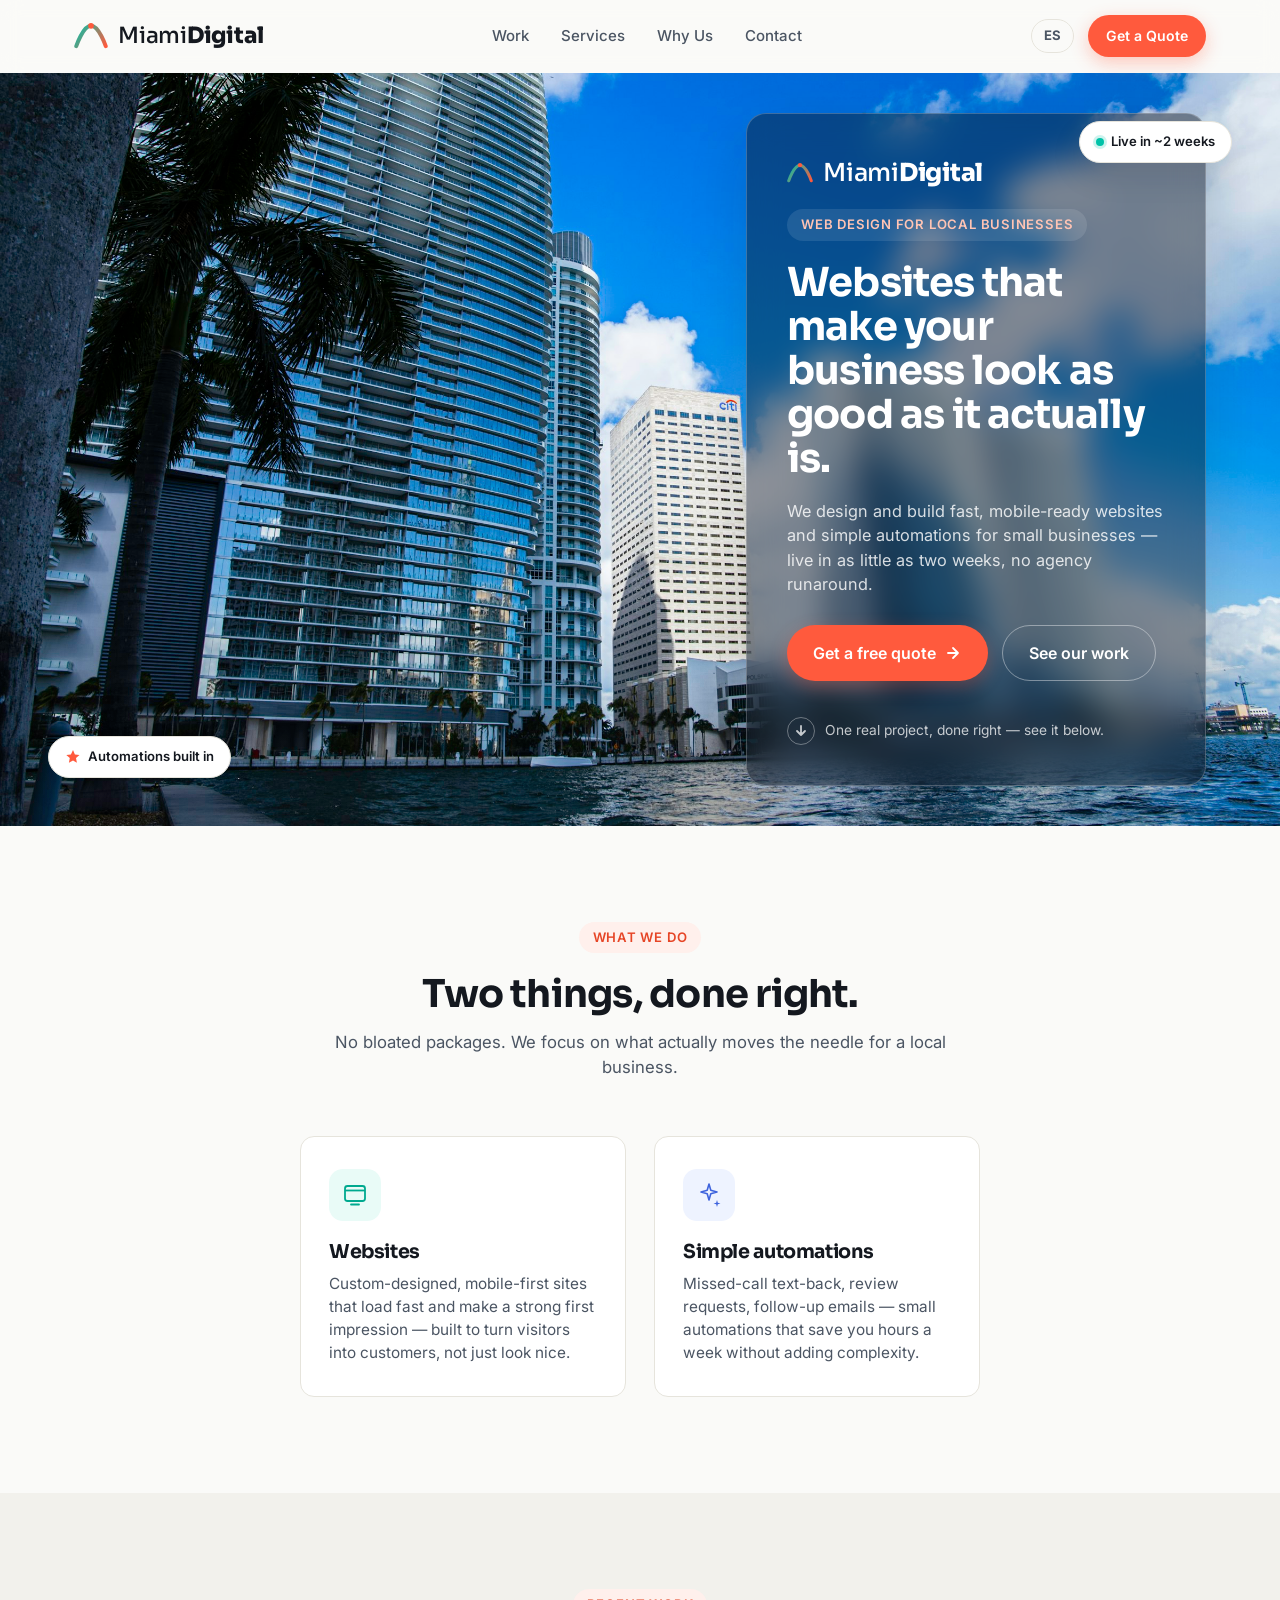
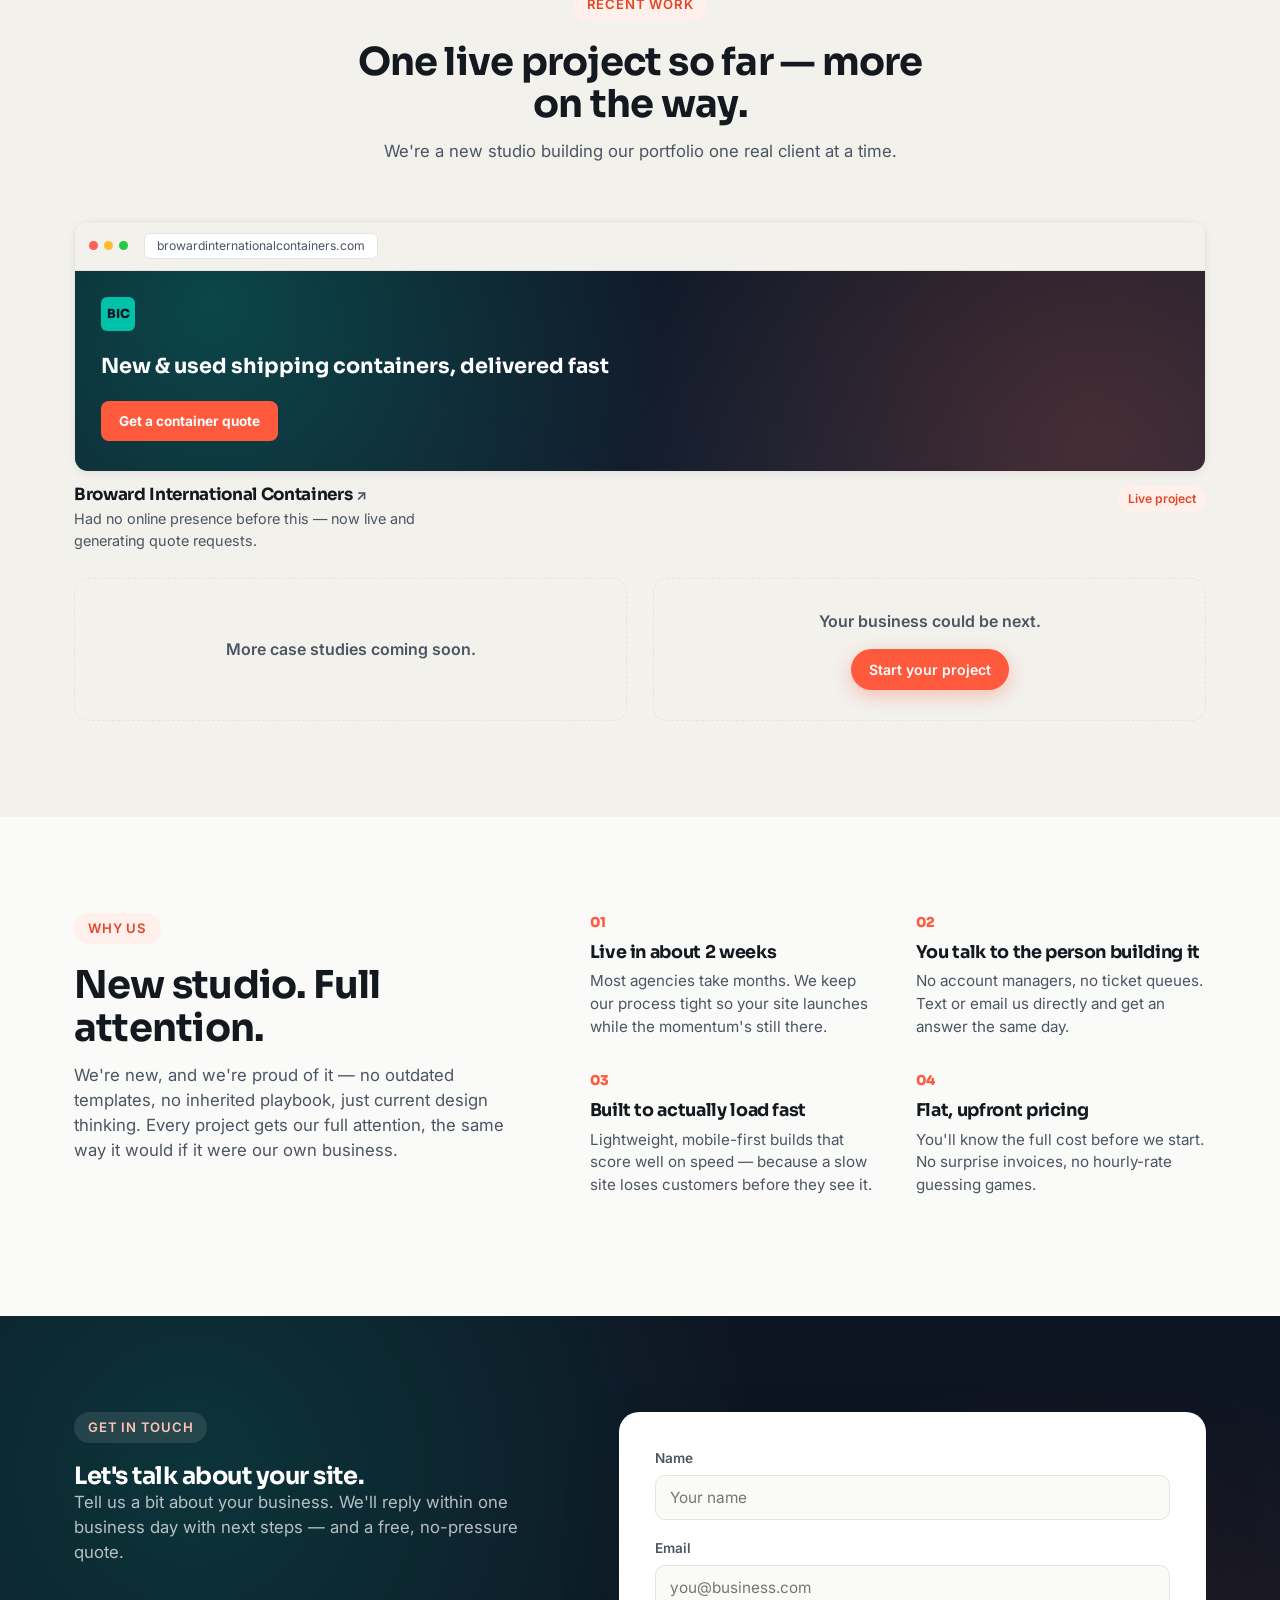
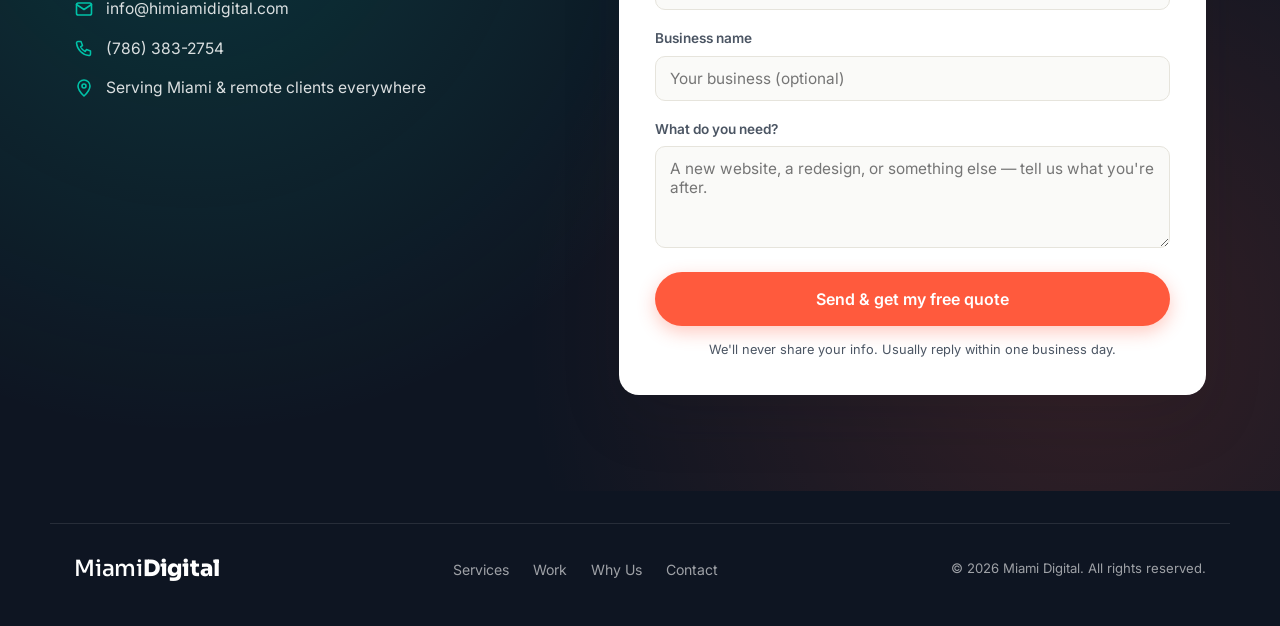
<file: index.html>
<!DOCTYPE html>
<html lang="en">
<head>
<meta charset="UTF-8">
<meta name="viewport" content="width=device-width, initial-scale=1.0">
<title>Miami Digital — Websites for Local Businesses That Actually Convert</title>
<meta name="description" content="Miami Digital builds fast, professional websites and simple automations for local small businesses. Get a free quote in 24 hours.">
<link rel="icon" href="data:image/svg+xml,<svg xmlns=%22http://www.w3.org/2000/svg%22 viewBox=%220 0 100 100%22><text y=%22.9em%22 font-size=%2290%22>🌴</text></svg>">
<meta property="og:type" content="website">
<meta property="og:site_name" content="Miami Digital">
<meta property="og:url" content="https://himiamidigital.com/">
<meta property="og:title" content="Miami Digital — Websites for Local Businesses That Actually Convert">
<meta property="og:description" content="Fast, professional websites and simple automations for local small businesses. Get a free quote in 24 hours.">
<meta property="og:image" content="https://himiamidigital.com/assets/og-image.jpg">
<meta property="og:image:width" content="1200">
<meta property="og:image:height" content="630">
<meta property="og:locale" content="en_US">
<meta property="og:locale:alternate" content="es_ES">
<meta name="twitter:card" content="summary_large_image">
<meta name="twitter:title" content="Miami Digital — Websites for Local Businesses That Actually Convert">
<meta name="twitter:description" content="Fast, professional websites and simple automations for local small businesses. Get a free quote in 24 hours.">
<meta name="twitter:image" content="https://himiamidigital.com/assets/og-image.jpg">
<link rel="alternate" hreflang="en" href="https://himiamidigital.com/">
<link rel="alternate" hreflang="es" href="https://himiamidigital.com/es/">
<link rel="alternate" hreflang="x-default" href="https://himiamidigital.com/">
<link rel="preconnect" href="https://fonts.googleapis.com">
<link rel="preconnect" href="https://fonts.gstatic.com" crossorigin>
<link href="https://fonts.googleapis.com/css2?family=Sora:wght@400;600;700;800&family=Inter:wght@400;500;600;700&display=swap" rel="stylesheet">
<link rel="stylesheet" href="css/styles.css">
</head>
<body>

<a class="skip-link" href="#main">Skip to content</a>

<header class="site-header" id="site-header">
  <div class="wrap header-inner">
    <a href="#top" class="logo" aria-label="Miami Digital home">
      <span class="logo-mark" aria-hidden="true">
        <svg width="30" height="30" viewBox="0 0 30 30" fill="none" xmlns="http://www.w3.org/2000/svg">
          <path d="M2 24 C2 24 8 6 15 6 C22 6 28 24 28 24" stroke="url(#g1)" stroke-width="3.5" stroke-linecap="round"/>
          <circle cx="15" cy="6" r="2.5" fill="#FF5A3D"/>
          <defs>
            <linearGradient id="g1" x1="2" y1="6" x2="28" y2="24" gradientUnits="userSpaceOnUse">
              <stop stop-color="#00C2A8"/>
              <stop offset="1" stop-color="#FF5A3D"/>
            </linearGradient>
          </defs>
        </svg>
      </span>
      <span class="logo-text">Miami<strong>Digital</strong></span>
    </a>

    <nav class="main-nav" id="main-nav" aria-label="Primary">
      <a href="#work">Work</a>
      <a href="#services">Services</a>
      <a href="#why">Why Us</a>
      <a href="#contact">Contact</a>
    </nav>

    <div class="header-actions">
      <a href="es/index.html" class="lang-switch" lang="es" hreflang="es">ES</a>
      <a href="#contact" class="btn btn-primary btn-small">Get a Quote</a>
      <button class="nav-toggle" id="nav-toggle" aria-expanded="false" aria-controls="main-nav" aria-label="Toggle menu">
        <span></span><span></span><span></span>
      </button>
    </div>
  </div>
</header>

<main id="main">

  <!-- HERO -->
  <section class="hero" id="top">
    <div class="hero-photo-bg" style="background-image:url('assets/miami-hero.jpg')" aria-hidden="true"></div>
    <div class="wrap hero-photo-wrap">
      <div class="hero-card reveal">
        <div class="hero-brand">
          <svg width="26" height="26" viewBox="0 0 30 30" fill="none" xmlns="http://www.w3.org/2000/svg" aria-hidden="true">
            <path d="M2 24 C2 24 8 6 15 6 C22 6 28 24 28 24" stroke="url(#g2)" stroke-width="3.5" stroke-linecap="round"/>
            <circle cx="15" cy="6" r="2.5" fill="#FF5A3D"/>
            <defs>
              <linearGradient id="g2" x1="2" y1="6" x2="28" y2="24" gradientUnits="userSpaceOnUse">
                <stop stop-color="#00C2A8"/>
                <stop offset="1" stop-color="#FF5A3D"/>
              </linearGradient>
            </defs>
          </svg>
          <span class="hero-brand-text">Miami<strong>Digital</strong></span>
        </div>
        <p class="eyebrow eyebrow-light">Web design for local businesses</p>
        <h1>Websites that make your business look as good as it actually is.</h1>
        <p class="hero-sub">We design and build fast, mobile-ready websites and simple automations for small businesses — live in as little as two weeks, no agency runaround.</p>
        <div class="hero-cta-row">
          <a href="#contact" class="btn btn-primary btn-large">
            Get a free quote
            <svg width="18" height="18" viewBox="0 0 18 18" fill="none"><path d="M4 9h10M9 4l5 5-5 5" stroke="currentColor" stroke-width="1.8" stroke-linecap="round" stroke-linejoin="round"/></svg>
          </a>
          <a href="#work" class="btn btn-ghost btn-ghost-light btn-large">See our work</a>
        </div>
        <a href="#work" class="hero-trust hero-trust-light">
          <span class="hero-trust-arrow" aria-hidden="true">
            <svg width="16" height="16" viewBox="0 0 16 16" fill="none"><path d="M8 3v9M8 12l-4-4M8 12l4-4" stroke="currentColor" stroke-width="1.8" stroke-linecap="round" stroke-linejoin="round"/></svg>
          </span>
          <p>One real project, done right — see it below.</p>
        </a>
      </div>
    </div>
    <div class="float-badge badge-top">
      <span class="badge-dot"></span> Live in ~2 weeks
    </div>
    <div class="float-badge badge-bottom">
      <svg width="16" height="16" viewBox="0 0 16 16" fill="none"><path d="M8 1l1.9 4.6L14.5 6l-3.5 3.1.9 4.7L8 11.6 3.9 13.8l.9-4.7L1.3 6l4.6-.4L8 1z" fill="#FF5A3D"/></svg>
      Automations built in
    </div>
  </section>

  <!-- WHAT WE DO -->
  <section class="section" id="services">
    <div class="wrap">
      <div class="section-head reveal">
        <p class="eyebrow">What we do</p>
        <h2>Two things, done right.</h2>
        <p class="section-sub">No bloated packages. We focus on what actually moves the needle for a local business.</p>
      </div>

      <div class="services-grid">
        <article class="service-card reveal">
          <div class="service-icon" style="--icon-bg:#E9FBF7;--icon-fg:#00A98F">
            <svg width="26" height="26" viewBox="0 0 26 26" fill="none"><rect x="3" y="4" width="20" height="15" rx="2.5" stroke="currentColor" stroke-width="1.8"/><path d="M3 8.5h20" stroke="currentColor" stroke-width="1.8"/><path d="M9 22.5h8" stroke="currentColor" stroke-width="1.8" stroke-linecap="round"/></svg>
          </div>
          <h3>Websites</h3>
          <p>Custom-designed, mobile-first sites that load fast and make a strong first impression — built to turn visitors into customers, not just look nice.</p>
        </article>

        <article class="service-card reveal">
          <div class="service-icon" style="--icon-bg:#EEF3FF;--icon-fg:#3E63DD">
            <svg width="26" height="26" viewBox="0 0 26 26" fill="none"><path d="M13 2l1.8 6.2L21 10l-6.2 1.8L13 18l-1.8-6.2L5 10l6.2-1.8L13 2z" stroke="currentColor" stroke-width="1.6" stroke-linejoin="round"/><path d="M21 18l.8 2.7L24.5 21.5l-2.7.8L21 25l-.8-2.7-2.7-.8 2.7-.8L21 18z" fill="currentColor"/></svg>
          </div>
          <h3>Simple automations</h3>
          <p>Missed-call text-back, review requests, follow-up emails — small automations that save you hours a week without adding complexity.</p>
        </article>
      </div>
    </div>
  </section>

  <!-- PORTFOLIO -->
  <section class="section section-alt" id="work">
    <div class="wrap">
      <div class="section-head reveal">
        <p class="eyebrow">Recent work</p>
        <h2>One live project so far — more on the way.</h2>
        <p class="section-sub">We're a new studio building our portfolio one real client at a time.</p>
      </div>

      <div class="portfolio-grid">
        <article class="portfolio-card portfolio-card-featured reveal">
          <a href="https://browardinternationalcontainers.com/" target="_blank" rel="noopener noreferrer" class="portfolio-link" aria-label="View Broward International Containers (opens in a new tab)">
            <div class="browser-mock">
              <div class="browser-bar">
                <span class="dot dot-r"></span><span class="dot dot-y"></span><span class="dot dot-g"></span>
                <span class="browser-url">browardinternationalcontainers.com</span>
              </div>
              <div class="browser-body pf-broward">
                <div class="pf-broward-badge">BIC</div>
                <div class="pf-broward-headline">New &amp; used shipping containers, delivered fast</div>
                <div class="pf-broward-btn">Get a container quote</div>
              </div>
            </div>
            <div class="portfolio-meta">
              <div>
                <h3>Broward International Containers <span class="external-icon" aria-hidden="true">↗</span></h3>
                <p class="portfolio-desc">Had no online presence before this — now live and generating quote requests.</p>
              </div>
              <span class="tag tag-live">Live project</span>
            </div>
          </a>
        </article>

        <article class="portfolio-card portfolio-card-soon reveal">
          <div class="pf-cta-inner">
            <p>More case studies coming soon.</p>
          </div>
        </article>

        <article class="portfolio-card portfolio-card-cta reveal">
          <div class="pf-cta-inner">
            <p>Your business could be next.</p>
            <a href="#contact" class="btn btn-primary btn-small">Start your project</a>
          </div>
        </article>
      </div>
    </div>
  </section>

  <!-- WHY US -->
  <section class="section" id="why">
    <div class="wrap why-inner">
      <div class="section-head align-left reveal">
        <p class="eyebrow">Why us</p>
        <h2>New studio. Full attention.</h2>
        <p class="section-sub">We're new, and we're proud of it — no outdated templates, no inherited playbook, just current design thinking. Every project gets our full attention, the same way it would if it were our own business.</p>
      </div>

      <div class="why-grid">
        <div class="why-item reveal">
          <span class="why-num">01</span>
          <h3>Live in about 2 weeks</h3>
          <p>Most agencies take months. We keep our process tight so your site launches while the momentum's still there.</p>
        </div>
        <div class="why-item reveal">
          <span class="why-num">02</span>
          <h3>You talk to the person building it</h3>
          <p>No account managers, no ticket queues. Text or email us directly and get an answer the same day.</p>
        </div>
        <div class="why-item reveal">
          <span class="why-num">03</span>
          <h3>Built to actually load fast</h3>
          <p>Lightweight, mobile-first builds that score well on speed — because a slow site loses customers before they see it.</p>
        </div>
        <div class="why-item reveal">
          <span class="why-num">04</span>
          <h3>Flat, upfront pricing</h3>
          <p>You'll know the full cost before we start. No surprise invoices, no hourly-rate guessing games.</p>
        </div>
      </div>
    </div>
  </section>

  <!-- CONTACT -->
  <section class="section section-contact" id="contact">
    <div class="wrap contact-inner">
      <div class="contact-copy reveal">
        <p class="eyebrow eyebrow-light">Get in touch</p>
        <h2>Let's talk about your site.</h2>
        <p class="section-sub section-sub-light">Tell us a bit about your business. We'll reply within one business day with next steps — and a free, no-pressure quote.</p>

        <ul class="contact-points">
          <li>
            <svg width="20" height="20" viewBox="0 0 20 20" fill="none"><path d="M2.5 5.5l7.5 5 7.5-5" stroke="currentColor" stroke-width="1.6" stroke-linecap="round" stroke-linejoin="round"/><rect x="2.5" y="4" width="15" height="12" rx="1.8" stroke="currentColor" stroke-width="1.6"/></svg>
            <a href="mailto:info@himiamidigital.com">info@himiamidigital.com</a>
          </li>
          <li>
            <svg width="20" height="20" viewBox="0 0 20 20" fill="none"><path d="M4 2.5h3l1.5 4-2 1.3a10 10 0 004.7 4.7l1.3-2 4 1.5v3a1.5 1.5 0 01-1.6 1.5A14 14 0 012.5 4.1 1.5 1.5 0 014 2.5z" stroke="currentColor" stroke-width="1.5" stroke-linejoin="round"/></svg>
            <span>(786) 383-2754</span>
          </li>
          <li>
            <svg width="20" height="20" viewBox="0 0 20 20" fill="none"><path d="M10 2a6 6 0 00-6 6c0 4.5 6 10 6 10s6-5.5 6-10a6 6 0 00-6-6z" stroke="currentColor" stroke-width="1.6" stroke-linejoin="round"/><circle cx="10" cy="8" r="2" stroke="currentColor" stroke-width="1.6"/></svg>
            <span>Serving Miami &amp; remote clients everywhere</span>
          </li>
        </ul>
      </div>

      <form class="contact-form reveal" id="contact-form" novalidate action="https://formspree.io/f/meeybvaw" method="POST">
        <input type="hidden" name="_subject" value="New quote request — Miami Digital site">
        <div class="form-row">
          <label for="name">Name</label>
          <input type="text" id="name" name="name" placeholder="Your name" required>
        </div>
        <div class="form-row">
          <label for="email">Email</label>
          <input type="email" id="email" name="email" placeholder="you@business.com" required>
        </div>
        <div class="form-row">
          <label for="business">Business name</label>
          <input type="text" id="business" name="business" placeholder="Your business (optional)">
        </div>
        <div class="form-row">
          <label for="message">What do you need?</label>
          <textarea id="message" name="message" rows="4" placeholder="A new website, a redesign, or something else — tell us what you're after." required></textarea>
        </div>
        <button type="submit" class="btn btn-primary btn-large btn-full" id="form-submit-btn">
          Send &amp; get my free quote
        </button>
        <p class="form-note">We'll never share your info. Usually reply within one business day.</p>
        <p class="form-error" id="form-error" hidden>Something went wrong sending your message — please try again, or email us directly.</p>

        <div class="form-success" id="form-success" hidden>
          <svg width="40" height="40" viewBox="0 0 40 40" fill="none"><circle cx="20" cy="20" r="19" stroke="#00C2A8" stroke-width="2"/><path d="M12 20.5l5.5 5.5L28 14" stroke="#00C2A8" stroke-width="2.5" stroke-linecap="round" stroke-linejoin="round"/></svg>
          <h3>Thanks — got it!</h3>
          <p>We'll be in touch within one business day.</p>
        </div>
      </form>
    </div>
  </section>

</main>

<footer class="site-footer">
  <div class="wrap footer-inner">
    <a href="#top" class="logo footer-logo">
      <span class="logo-text">Miami<strong>Digital</strong></span>
    </a>
    <nav class="footer-nav" aria-label="Footer">
      <a href="#services">Services</a>
      <a href="#work">Work</a>
      <a href="#why">Why Us</a>
      <a href="#contact">Contact</a>
    </nav>
    <p class="footer-copy">&copy; 2026 Miami Digital. All rights reserved.</p>
  </div>
</footer>

<button class="back-to-top" id="back-to-top" aria-label="Back to top">
  <svg width="18" height="18" viewBox="0 0 18 18" fill="none"><path d="M9 14V4M9 4l-5 5M9 4l5 5" stroke="currentColor" stroke-width="1.8" stroke-linecap="round" stroke-linejoin="round"/></svg>
</button>

<script src="js/script.js"></script>
</body>
</html>
</file>
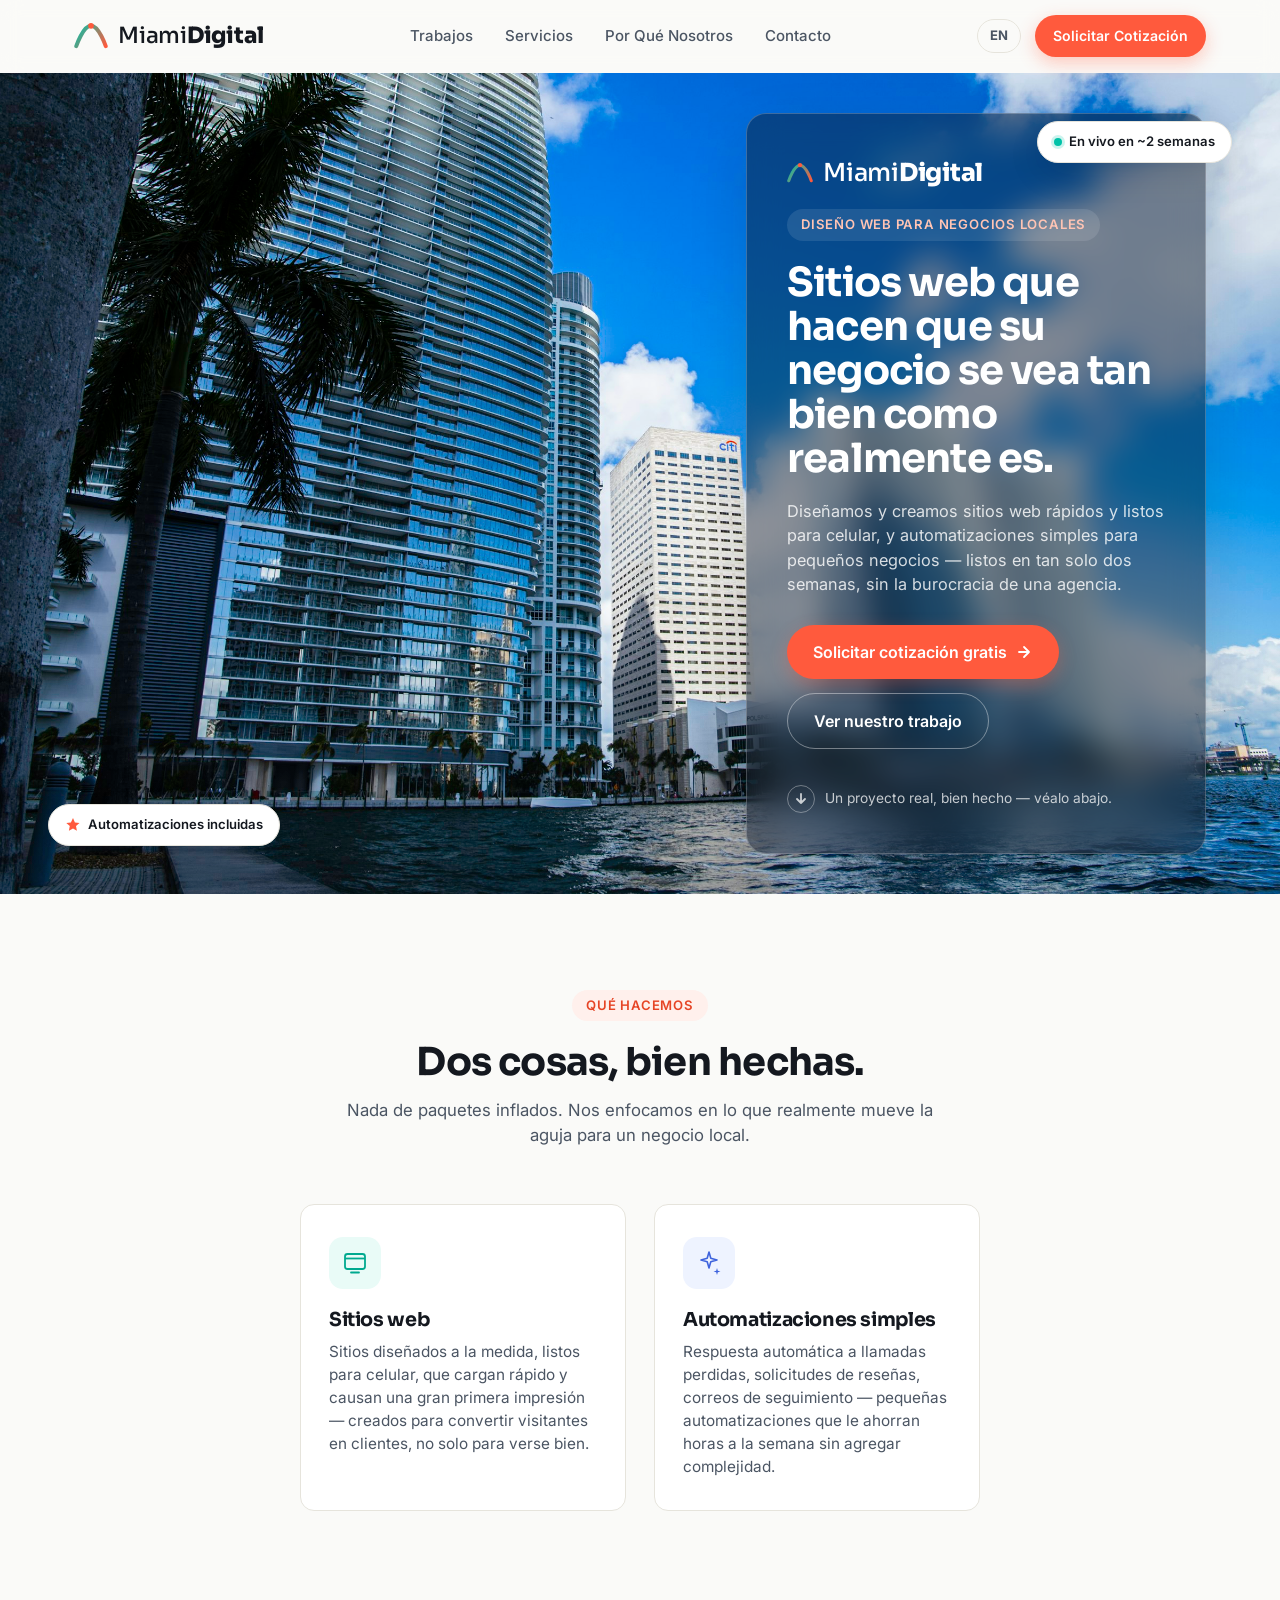
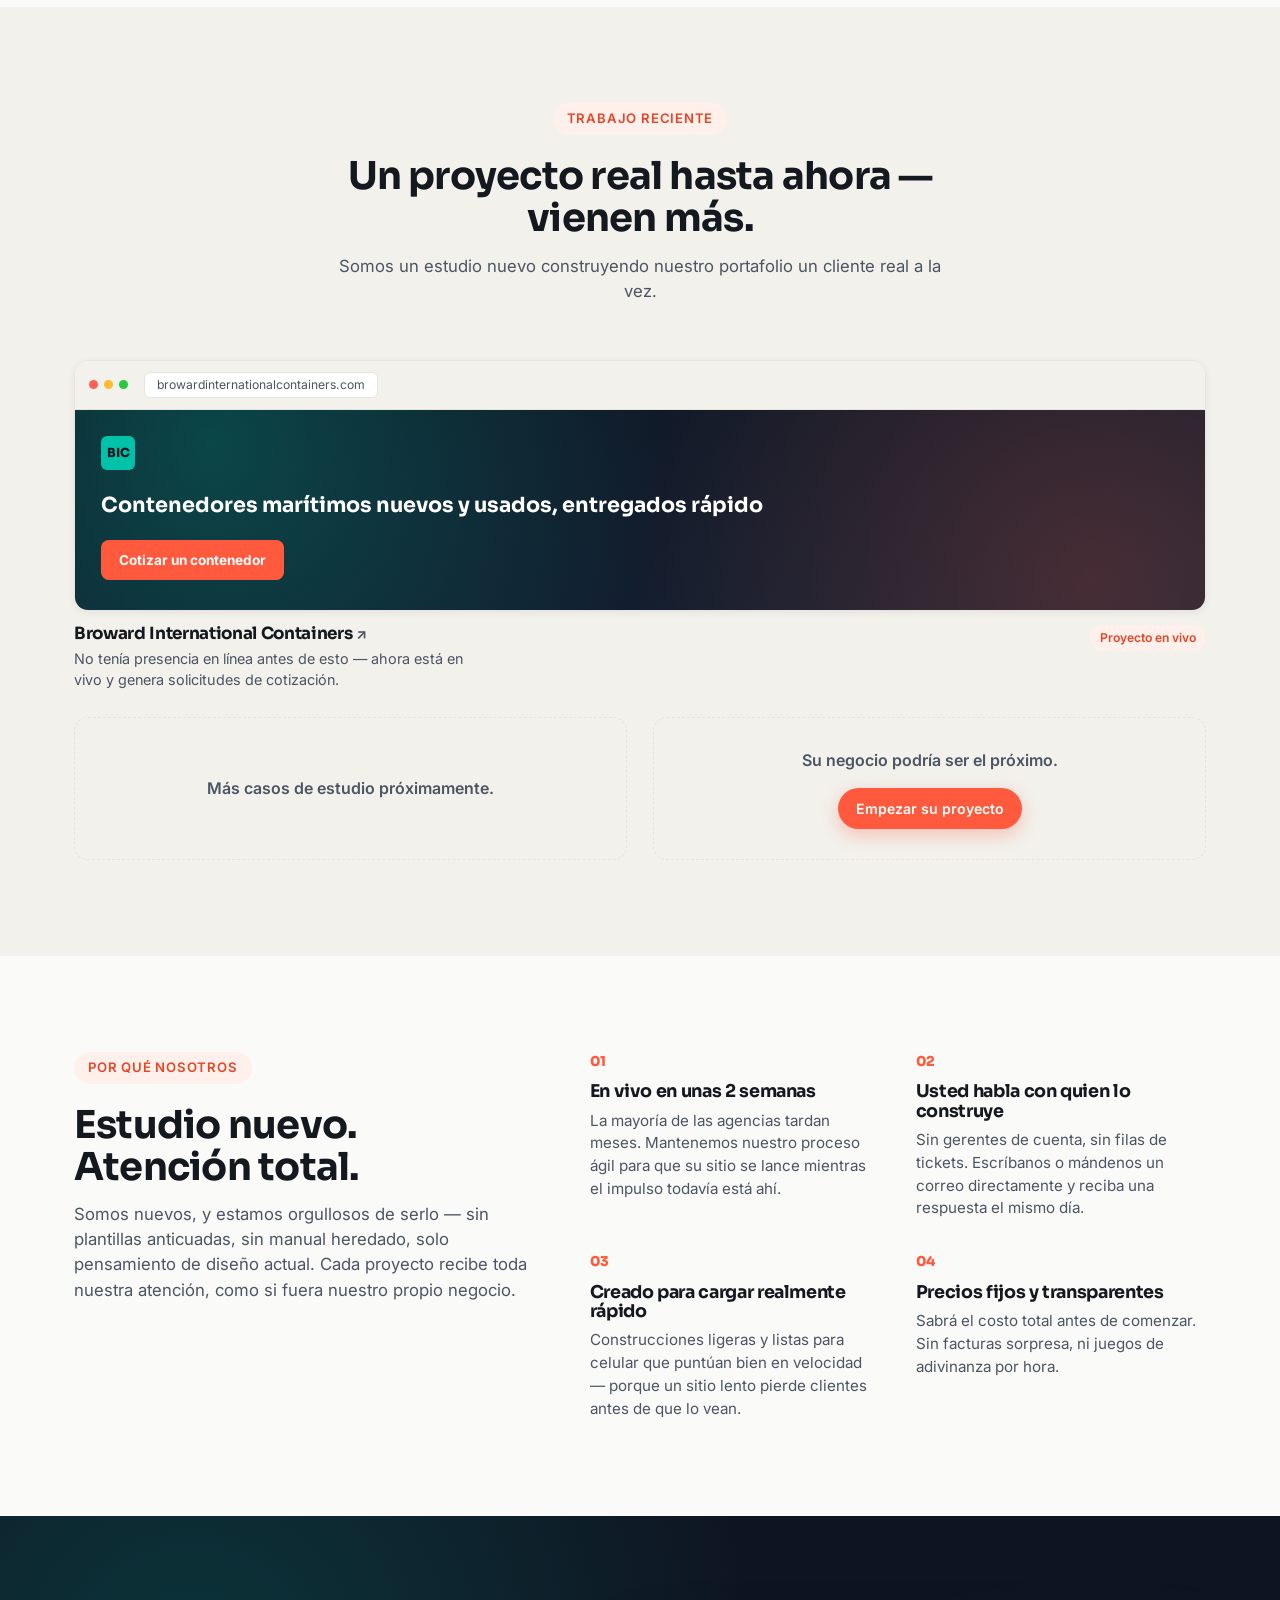
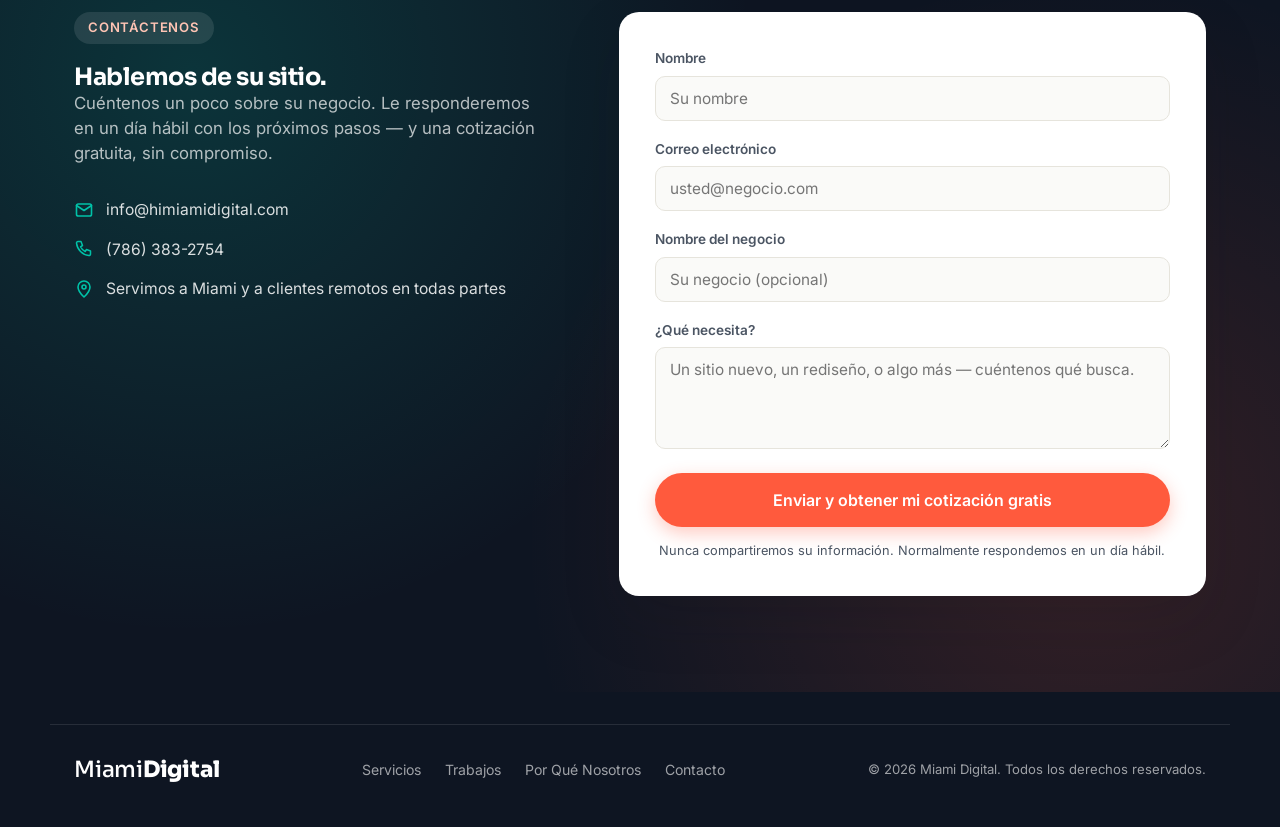
<file: es/index.html>
<!DOCTYPE html>
<html lang="es">
<head>
<meta charset="UTF-8">
<meta name="viewport" content="width=device-width, initial-scale=1.0">
<title>Miami Digital — Sitios Web para Negocios Locales que Realmente Convierten</title>
<meta name="description" content="Miami Digital crea sitios web rápidos y profesionales y automatizaciones simples para pequeños negocios locales. Solicite una cotización gratis en 24 horas.">
<link rel="icon" href="data:image/svg+xml,<svg xmlns=%22http://www.w3.org/2000/svg%22 viewBox=%220 0 100 100%22><text y=%22.9em%22 font-size=%2290%22>🌴</text></svg>">
<meta property="og:type" content="website">
<meta property="og:site_name" content="Miami Digital">
<meta property="og:url" content="https://himiamidigital.com/es/">
<meta property="og:title" content="Miami Digital — Sitios Web para Negocios Locales que Realmente Convierten">
<meta property="og:description" content="Sitios web rápidos y profesionales y automatizaciones simples para pequeños negocios locales. Cotización gratis en 24 horas.">
<meta property="og:image" content="https://himiamidigital.com/assets/og-image.jpg">
<meta property="og:image:width" content="1200">
<meta property="og:image:height" content="630">
<meta property="og:locale" content="es_ES">
<meta property="og:locale:alternate" content="en_US">
<meta name="twitter:card" content="summary_large_image">
<meta name="twitter:title" content="Miami Digital — Sitios Web para Negocios Locales que Realmente Convierten">
<meta name="twitter:description" content="Sitios web rápidos y profesionales y automatizaciones simples para pequeños negocios locales. Cotización gratis en 24 horas.">
<meta name="twitter:image" content="https://himiamidigital.com/assets/og-image.jpg">
<link rel="alternate" hreflang="en" href="https://himiamidigital.com/">
<link rel="alternate" hreflang="es" href="https://himiamidigital.com/es/">
<link rel="alternate" hreflang="x-default" href="https://himiamidigital.com/">
<link rel="preconnect" href="https://fonts.googleapis.com">
<link rel="preconnect" href="https://fonts.gstatic.com" crossorigin>
<link href="https://fonts.googleapis.com/css2?family=Sora:wght@400;600;700;800&family=Inter:wght@400;500;600;700&display=swap" rel="stylesheet">
<link rel="stylesheet" href="../css/styles.css">
</head>
<body>

<a class="skip-link" href="#main">Saltar al contenido</a>

<header class="site-header" id="site-header">
  <div class="wrap header-inner">
    <a href="#top" class="logo" aria-label="Inicio de Miami Digital">
      <span class="logo-mark" aria-hidden="true">
        <svg width="30" height="30" viewBox="0 0 30 30" fill="none" xmlns="http://www.w3.org/2000/svg">
          <path d="M2 24 C2 24 8 6 15 6 C22 6 28 24 28 24" stroke="url(#g1)" stroke-width="3.5" stroke-linecap="round"/>
          <circle cx="15" cy="6" r="2.5" fill="#FF5A3D"/>
          <defs>
            <linearGradient id="g1" x1="2" y1="6" x2="28" y2="24" gradientUnits="userSpaceOnUse">
              <stop stop-color="#00C2A8"/>
              <stop offset="1" stop-color="#FF5A3D"/>
            </linearGradient>
          </defs>
        </svg>
      </span>
      <span class="logo-text">Miami<strong>Digital</strong></span>
    </a>

    <nav class="main-nav" id="main-nav" aria-label="Principal">
      <a href="#work">Trabajos</a>
      <a href="#services">Servicios</a>
      <a href="#why">Por Qué Nosotros</a>
      <a href="#contact">Contacto</a>
    </nav>

    <div class="header-actions">
      <a href="../index.html" class="lang-switch" lang="en" hreflang="en">EN</a>
      <a href="#contact" class="btn btn-primary btn-small">Solicitar Cotización</a>
      <button class="nav-toggle" id="nav-toggle" aria-expanded="false" aria-controls="main-nav" aria-label="Abrir menú">
        <span></span><span></span><span></span>
      </button>
    </div>
  </div>
</header>

<main id="main">

  <!-- HERO -->
  <section class="hero" id="top">
    <div class="hero-photo-bg" style="background-image:url('../assets/miami-hero.jpg')" aria-hidden="true"></div>
    <div class="wrap hero-photo-wrap">
      <div class="hero-card reveal">
        <div class="hero-brand">
          <svg width="26" height="26" viewBox="0 0 30 30" fill="none" xmlns="http://www.w3.org/2000/svg" aria-hidden="true">
            <path d="M2 24 C2 24 8 6 15 6 C22 6 28 24 28 24" stroke="url(#g2)" stroke-width="3.5" stroke-linecap="round"/>
            <circle cx="15" cy="6" r="2.5" fill="#FF5A3D"/>
            <defs>
              <linearGradient id="g2" x1="2" y1="6" x2="28" y2="24" gradientUnits="userSpaceOnUse">
                <stop stop-color="#00C2A8"/>
                <stop offset="1" stop-color="#FF5A3D"/>
              </linearGradient>
            </defs>
          </svg>
          <span class="hero-brand-text">Miami<strong>Digital</strong></span>
        </div>
        <p class="eyebrow eyebrow-light">Diseño web para negocios locales</p>
        <h1>Sitios web que hacen que su negocio se vea tan bien como realmente es.</h1>
        <p class="hero-sub">Diseñamos y creamos sitios web rápidos y listos para celular, y automatizaciones simples para pequeños negocios — listos en tan solo dos semanas, sin la burocracia de una agencia.</p>
        <div class="hero-cta-row">
          <a href="#contact" class="btn btn-primary btn-large">
            Solicitar cotización gratis
            <svg width="18" height="18" viewBox="0 0 18 18" fill="none"><path d="M4 9h10M9 4l5 5-5 5" stroke="currentColor" stroke-width="1.8" stroke-linecap="round" stroke-linejoin="round"/></svg>
          </a>
          <a href="#work" class="btn btn-ghost btn-ghost-light btn-large">Ver nuestro trabajo</a>
        </div>
        <a href="#work" class="hero-trust hero-trust-light">
          <span class="hero-trust-arrow" aria-hidden="true">
            <svg width="16" height="16" viewBox="0 0 16 16" fill="none"><path d="M8 3v9M8 12l-4-4M8 12l4-4" stroke="currentColor" stroke-width="1.8" stroke-linecap="round" stroke-linejoin="round"/></svg>
          </span>
          <p>Un proyecto real, bien hecho — véalo abajo.</p>
        </a>
      </div>
    </div>
    <div class="float-badge badge-top">
      <span class="badge-dot"></span> En vivo en ~2 semanas
    </div>
    <div class="float-badge badge-bottom">
      <svg width="16" height="16" viewBox="0 0 16 16" fill="none"><path d="M8 1l1.9 4.6L14.5 6l-3.5 3.1.9 4.7L8 11.6 3.9 13.8l.9-4.7L1.3 6l4.6-.4L8 1z" fill="#FF5A3D"/></svg>
      Automatizaciones incluidas
    </div>
  </section>

  <!-- WHAT WE DO -->
  <section class="section" id="services">
    <div class="wrap">
      <div class="section-head reveal">
        <p class="eyebrow">Qué hacemos</p>
        <h2>Dos cosas, bien hechas.</h2>
        <p class="section-sub">Nada de paquetes inflados. Nos enfocamos en lo que realmente mueve la aguja para un negocio local.</p>
      </div>

      <div class="services-grid">
        <article class="service-card reveal">
          <div class="service-icon" style="--icon-bg:#E9FBF7;--icon-fg:#00A98F">
            <svg width="26" height="26" viewBox="0 0 26 26" fill="none"><rect x="3" y="4" width="20" height="15" rx="2.5" stroke="currentColor" stroke-width="1.8"/><path d="M3 8.5h20" stroke="currentColor" stroke-width="1.8"/><path d="M9 22.5h8" stroke="currentColor" stroke-width="1.8" stroke-linecap="round"/></svg>
          </div>
          <h3>Sitios web</h3>
          <p>Sitios diseñados a la medida, listos para celular, que cargan rápido y causan una gran primera impresión — creados para convertir visitantes en clientes, no solo para verse bien.</p>
        </article>

        <article class="service-card reveal">
          <div class="service-icon" style="--icon-bg:#EEF3FF;--icon-fg:#3E63DD">
            <svg width="26" height="26" viewBox="0 0 26 26" fill="none"><path d="M13 2l1.8 6.2L21 10l-6.2 1.8L13 18l-1.8-6.2L5 10l6.2-1.8L13 2z" stroke="currentColor" stroke-width="1.6" stroke-linejoin="round"/><path d="M21 18l.8 2.7L24.5 21.5l-2.7.8L21 25l-.8-2.7-2.7-.8 2.7-.8L21 18z" fill="currentColor"/></svg>
          </div>
          <h3>Automatizaciones simples</h3>
          <p>Respuesta automática a llamadas perdidas, solicitudes de reseñas, correos de seguimiento — pequeñas automatizaciones que le ahorran horas a la semana sin agregar complejidad.</p>
        </article>
      </div>
    </div>
  </section>

  <!-- PORTFOLIO -->
  <section class="section section-alt" id="work">
    <div class="wrap">
      <div class="section-head reveal">
        <p class="eyebrow">Trabajo reciente</p>
        <h2>Un proyecto real hasta ahora — vienen más.</h2>
        <p class="section-sub">Somos un estudio nuevo construyendo nuestro portafolio un cliente real a la vez.</p>
      </div>

      <div class="portfolio-grid">
        <article class="portfolio-card portfolio-card-featured reveal">
          <a href="https://browardinternationalcontainers.com/" target="_blank" rel="noopener noreferrer" class="portfolio-link" aria-label="Ver Broward International Containers (se abre en una pestaña nueva)">
            <div class="browser-mock">
              <div class="browser-bar">
                <span class="dot dot-r"></span><span class="dot dot-y"></span><span class="dot dot-g"></span>
                <span class="browser-url">browardinternationalcontainers.com</span>
              </div>
              <div class="browser-body pf-broward">
                <div class="pf-broward-badge">BIC</div>
                <div class="pf-broward-headline">Contenedores marítimos nuevos y usados, entregados rápido</div>
                <div class="pf-broward-btn">Cotizar un contenedor</div>
              </div>
            </div>
            <div class="portfolio-meta">
              <div>
                <h3>Broward International Containers <span class="external-icon" aria-hidden="true">↗</span></h3>
                <p class="portfolio-desc">No tenía presencia en línea antes de esto — ahora está en vivo y genera solicitudes de cotización.</p>
              </div>
              <span class="tag tag-live">Proyecto en vivo</span>
            </div>
          </a>
        </article>

        <article class="portfolio-card portfolio-card-soon reveal">
          <div class="pf-cta-inner">
            <p>Más casos de estudio próximamente.</p>
          </div>
        </article>

        <article class="portfolio-card portfolio-card-cta reveal">
          <div class="pf-cta-inner">
            <p>Su negocio podría ser el próximo.</p>
            <a href="#contact" class="btn btn-primary btn-small">Empezar su proyecto</a>
          </div>
        </article>
      </div>
    </div>
  </section>

  <!-- WHY US -->
  <section class="section" id="why">
    <div class="wrap why-inner">
      <div class="section-head align-left reveal">
        <p class="eyebrow">Por qué nosotros</p>
        <h2>Estudio nuevo. Atención total.</h2>
        <p class="section-sub">Somos nuevos, y estamos orgullosos de serlo — sin plantillas anticuadas, sin manual heredado, solo pensamiento de diseño actual. Cada proyecto recibe toda nuestra atención, como si fuera nuestro propio negocio.</p>
      </div>

      <div class="why-grid">
        <div class="why-item reveal">
          <span class="why-num">01</span>
          <h3>En vivo en unas 2 semanas</h3>
          <p>La mayoría de las agencias tardan meses. Mantenemos nuestro proceso ágil para que su sitio se lance mientras el impulso todavía está ahí.</p>
        </div>
        <div class="why-item reveal">
          <span class="why-num">02</span>
          <h3>Usted habla con quien lo construye</h3>
          <p>Sin gerentes de cuenta, sin filas de tickets. Escríbanos o mándenos un correo directamente y reciba una respuesta el mismo día.</p>
        </div>
        <div class="why-item reveal">
          <span class="why-num">03</span>
          <h3>Creado para cargar realmente rápido</h3>
          <p>Construcciones ligeras y listas para celular que puntúan bien en velocidad — porque un sitio lento pierde clientes antes de que lo vean.</p>
        </div>
        <div class="why-item reveal">
          <span class="why-num">04</span>
          <h3>Precios fijos y transparentes</h3>
          <p>Sabrá el costo total antes de comenzar. Sin facturas sorpresa, ni juegos de adivinanza por hora.</p>
        </div>
      </div>
    </div>
  </section>

  <!-- CONTACT -->
  <section class="section section-contact" id="contact">
    <div class="wrap contact-inner">
      <div class="contact-copy reveal">
        <p class="eyebrow eyebrow-light">Contáctenos</p>
        <h2>Hablemos de su sitio.</h2>
        <p class="section-sub section-sub-light">Cuéntenos un poco sobre su negocio. Le responderemos en un día hábil con los próximos pasos — y una cotización gratuita, sin compromiso.</p>

        <ul class="contact-points">
          <li>
            <svg width="20" height="20" viewBox="0 0 20 20" fill="none"><path d="M2.5 5.5l7.5 5 7.5-5" stroke="currentColor" stroke-width="1.6" stroke-linecap="round" stroke-linejoin="round"/><rect x="2.5" y="4" width="15" height="12" rx="1.8" stroke="currentColor" stroke-width="1.6"/></svg>
            <a href="mailto:info@himiamidigital.com">info@himiamidigital.com</a>
          </li>
          <li>
            <svg width="20" height="20" viewBox="0 0 20 20" fill="none"><path d="M4 2.5h3l1.5 4-2 1.3a10 10 0 004.7 4.7l1.3-2 4 1.5v3a1.5 1.5 0 01-1.6 1.5A14 14 0 012.5 4.1 1.5 1.5 0 014 2.5z" stroke="currentColor" stroke-width="1.5" stroke-linejoin="round"/></svg>
            <span>(786) 383-2754</span>
          </li>
          <li>
            <svg width="20" height="20" viewBox="0 0 20 20" fill="none"><path d="M10 2a6 6 0 00-6 6c0 4.5 6 10 6 10s6-5.5 6-10a6 6 0 00-6-6z" stroke="currentColor" stroke-width="1.6" stroke-linejoin="round"/><circle cx="10" cy="8" r="2" stroke="currentColor" stroke-width="1.6"/></svg>
            <span>Servimos a Miami y a clientes remotos en todas partes</span>
          </li>
        </ul>
      </div>

      <form class="contact-form reveal" id="contact-form" novalidate action="https://formspree.io/f/meeybvaw" method="POST">
        <input type="hidden" name="_subject" value="Nueva solicitud de cotización — Sitio de Miami Digital (Español)">
        <div class="form-row">
          <label for="name">Nombre</label>
          <input type="text" id="name" name="name" placeholder="Su nombre" required>
        </div>
        <div class="form-row">
          <label for="email">Correo electrónico</label>
          <input type="email" id="email" name="email" placeholder="usted@negocio.com" required>
        </div>
        <div class="form-row">
          <label for="business">Nombre del negocio</label>
          <input type="text" id="business" name="business" placeholder="Su negocio (opcional)">
        </div>
        <div class="form-row">
          <label for="message">¿Qué necesita?</label>
          <textarea id="message" name="message" rows="4" placeholder="Un sitio nuevo, un rediseño, o algo más — cuéntenos qué busca." required></textarea>
        </div>
        <button type="submit" class="btn btn-primary btn-large btn-full" id="form-submit-btn">
          Enviar y obtener mi cotización gratis
        </button>
        <p class="form-note">Nunca compartiremos su información. Normalmente respondemos en un día hábil.</p>
        <p class="form-error" id="form-error" hidden>Algo salió mal al enviar su mensaje — intente de nuevo, o escríbanos directamente.</p>

        <div class="form-success" id="form-success" hidden>
          <svg width="40" height="40" viewBox="0 0 40 40" fill="none"><circle cx="20" cy="20" r="19" stroke="#00C2A8" stroke-width="2"/><path d="M12 20.5l5.5 5.5L28 14" stroke="#00C2A8" stroke-width="2.5" stroke-linecap="round" stroke-linejoin="round"/></svg>
          <h3>¡Gracias, lo recibimos!</h3>
          <p>Nos pondremos en contacto dentro de un día hábil.</p>
        </div>
      </form>
    </div>
  </section>

</main>

<footer class="site-footer">
  <div class="wrap footer-inner">
    <a href="#top" class="logo footer-logo">
      <span class="logo-text">Miami<strong>Digital</strong></span>
    </a>
    <nav class="footer-nav" aria-label="Pie de página">
      <a href="#services">Servicios</a>
      <a href="#work">Trabajos</a>
      <a href="#why">Por Qué Nosotros</a>
      <a href="#contact">Contacto</a>
    </nav>
    <p class="footer-copy">&copy; 2026 Miami Digital. Todos los derechos reservados.</p>
  </div>
</footer>

<button class="back-to-top" id="back-to-top" aria-label="Volver arriba">
  <svg width="18" height="18" viewBox="0 0 18 18" fill="none"><path d="M9 14V4M9 4l-5 5M9 4l5 5" stroke="currentColor" stroke-width="1.8" stroke-linecap="round" stroke-linejoin="round"/></svg>
</button>

<script src="../js/script.js"></script>
</body>
</html>
</file>
<file: css/styles.css>
/* ---------- Reset & base ---------- */
* { box-sizing: border-box; margin: 0; padding: 0; }

:root {
  --ink: #14181f;
  --ink-soft: #4b5563;
  --bg: #FAFAF8;
  --bg-alt: #F2F1EC;
  --white: #ffffff;
  --teal: #00A98F;
  --teal-bright: #00C2A8;
  --coral: #FF5A3D;
  --coral-dark: #E64526;
  --border: #E6E4DC;
  --navy: #0E1522;
  --radius-lg: 20px;
  --radius-md: 14px;
  --radius-sm: 10px;
  --shadow-sm: 0 2px 8px rgba(20,24,31,0.06);
  --shadow-md: 0 12px 32px rgba(20,24,31,0.10);
  --shadow-lg: 0 24px 60px rgba(20,24,31,0.14);
  --ease: cubic-bezier(.22,1,.36,1);
}

html { scroll-behavior: smooth; }

@media (prefers-reduced-motion: reduce) {
  html { scroll-behavior: auto; }
  *, *::before, *::after { animation-duration: 0.001ms !important; transition-duration: 0.001ms !important; }
}

body {
  font-family: 'Inter', -apple-system, BlinkMacSystemFont, sans-serif;
  color: var(--ink);
  background: var(--bg);
  line-height: 1.5;
  -webkit-font-smoothing: antialiased;
  overflow-x: hidden;
}

h1, h2, h3 {
  font-family: 'Sora', 'Inter', sans-serif;
  font-weight: 700;
  line-height: 1.1;
  letter-spacing: -0.02em;
}

a { color: inherit; text-decoration: none; }
ul { list-style: none; }
img { max-width: 100%; display: block; }
button { font: inherit; cursor: pointer; }

.wrap {
  width: 100%;
  max-width: 1180px;
  margin: 0 auto;
  padding: 0 24px;
}

.skip-link {
  position: absolute;
  left: -999px;
  top: 0;
  background: var(--ink);
  color: #fff;
  padding: 12px 18px;
  border-radius: 0 0 8px 0;
  z-index: 1000;
}
.skip-link:focus { left: 0; }

/* ---------- Reveal on scroll ---------- */
.reveal {
  opacity: 0;
  transform: translateY(18px);
  transition: opacity 0.7s var(--ease), transform 0.7s var(--ease);
}
.reveal.in-view { opacity: 1; transform: translateY(0); }

/* ---------- Buttons ---------- */
.btn {
  display: inline-flex;
  align-items: center;
  justify-content: center;
  gap: 8px;
  border: none;
  border-radius: 999px;
  font-weight: 600;
  cursor: pointer;
  transition: transform 0.25s var(--ease), box-shadow 0.25s var(--ease), background-color 0.25s var(--ease);
  white-space: nowrap;
}
.btn svg { transition: transform 0.25s var(--ease); }
.btn:hover svg { transform: translateX(3px); }

.btn-primary {
  background: var(--coral);
  color: #fff;
  box-shadow: 0 6px 18px rgba(255,90,61,0.32);
}
.btn-primary:hover {
  background: var(--coral-dark);
  transform: translateY(-2px);
  box-shadow: 0 10px 24px rgba(255,90,61,0.4);
}
.btn-primary:active { transform: translateY(0); }

.btn-ghost {
  background: transparent;
  color: var(--ink);
  border: 1.5px solid var(--border);
}
.btn-ghost:hover {
  border-color: var(--ink);
  transform: translateY(-2px);
}

.btn-large { padding: 15px 26px; font-size: 1rem; }
.btn-small { padding: 10px 18px; font-size: 0.88rem; }
.btn-full { width: 100%; }

/* ---------- Header ---------- */
.site-header {
  position: sticky;
  top: 0;
  z-index: 100;
  background: rgba(250,250,248,0.82);
  backdrop-filter: blur(10px);
  -webkit-backdrop-filter: blur(10px);
  border-bottom: 1px solid transparent;
  transition: border-color 0.3s var(--ease), box-shadow 0.3s var(--ease);
}
.site-header.scrolled {
  border-bottom-color: var(--border);
  box-shadow: var(--shadow-sm);
}

.header-inner {
  display: flex;
  align-items: center;
  justify-content: space-between;
  height: 72px;
}

.logo { display: flex; align-items: center; gap: 10px; }
.logo-mark { display: flex; }
.logo-mark svg { width: 34px; height: 34px; }
.logo-text {
  font-family: 'Sora', sans-serif;
  font-weight: 500;
  font-size: 1.4rem;
  letter-spacing: -0.01em;
}
.logo-text strong { font-weight: 800; }

.main-nav { display: flex; align-items: center; gap: 32px; }
.main-nav a {
  font-size: 0.94rem;
  font-weight: 500;
  color: var(--ink-soft);
  position: relative;
  padding: 4px 0;
  transition: color 0.2s ease;
}
.main-nav a::after {
  content: '';
  position: absolute;
  left: 0; bottom: -2px;
  width: 0; height: 2px;
  background: var(--coral);
  transition: width 0.25s var(--ease);
}
.main-nav a:hover { color: var(--ink); }
.main-nav a:hover::after { width: 100%; }

.header-actions { display: flex; align-items: center; gap: 14px; }

.lang-switch {
  font-size: 0.82rem;
  font-weight: 700;
  color: var(--ink-soft);
  border: 1.5px solid var(--border);
  border-radius: 999px;
  padding: 6px 12px;
  transition: border-color 0.2s ease, color 0.2s ease;
}
.lang-switch:hover { border-color: var(--ink); color: var(--ink); }

.nav-toggle {
  display: none;
  flex-direction: column;
  justify-content: center;
  gap: 5px;
  width: 40px;
  height: 40px;
  background: none;
  border: none;
}
.nav-toggle span {
  display: block;
  width: 20px;
  height: 2px;
  background: var(--ink);
  margin: 0 auto;
  transition: transform 0.3s var(--ease), opacity 0.3s var(--ease);
}
.nav-toggle[aria-expanded="true"] span:nth-child(1) { transform: translateY(7px) rotate(45deg); }
.nav-toggle[aria-expanded="true"] span:nth-child(2) { opacity: 0; }
.nav-toggle[aria-expanded="true"] span:nth-child(3) { transform: translateY(-7px) rotate(-45deg); }

/* ---------- Hero ---------- */
.hero { position: relative; overflow: hidden; }
.hero-photo-bg {
  position: absolute;
  inset: 0;
  background-size: cover;
  background-position: center 60%;
}
.hero-photo-bg::after {
  content: '';
  position: absolute;
  inset: 0;
  background: linear-gradient(0deg, rgba(14,21,34,0.15), transparent 30%);
}
.hero-photo-wrap {
  position: relative;
  min-height: 620px;
  display: flex;
  align-items: center;
  justify-content: flex-end;
  padding-top: 40px;
  padding-bottom: 40px;
}
.hero-card {
  max-width: 460px;
  background: rgba(14,21,34,0.45);
  backdrop-filter: blur(16px);
  -webkit-backdrop-filter: blur(16px);
  border: 1px solid rgba(255,255,255,0.22);
  border-radius: var(--radius-lg);
  padding: 40px;
  box-shadow: var(--shadow-lg);
}

.hero-brand {
  display: flex;
  align-items: center;
  gap: 10px;
  margin-bottom: 18px;
}
.hero-brand-text {
  font-family: 'Sora', sans-serif;
  font-weight: 500;
  font-size: 1.55rem;
  letter-spacing: -0.01em;
  color: var(--ink);
}
.hero-brand-text strong { font-weight: 800; }
.hero-card .hero-brand-text { color: #fff; }

.eyebrow {
  display: inline-block;
  font-size: 0.82rem;
  font-weight: 600;
  letter-spacing: 0.06em;
  text-transform: uppercase;
  color: var(--coral-dark);
  background: #FFF0EC;
  padding: 6px 14px;
  border-radius: 999px;
  margin-bottom: 20px;
}
.eyebrow-light { background: rgba(255,255,255,0.1); color: #FFC4B4; }

.hero h1 {
  font-size: clamp(1.9rem, 3.4vw, 2.5rem);
  color: #fff;
  margin-bottom: 18px;
}

.hero-sub {
  font-size: 1.02rem;
  color: rgba(255,255,255,0.82);
  max-width: 480px;
  margin-bottom: 28px;
}

.hero-cta-row { display: flex; gap: 14px; flex-wrap: wrap; margin-bottom: 36px; }

.hero-trust {
  display: inline-flex;
  align-items: center;
  gap: 10px;
  color: var(--ink-soft);
  transition: color 0.2s ease;
}
.hero-trust:hover { color: var(--coral-dark); }
.hero-trust-arrow {
  display: flex;
  align-items: center;
  justify-content: center;
  width: 28px; height: 28px;
  border-radius: 50%;
  border: 1.5px solid var(--border);
  color: inherit;
  flex-shrink: 0;
  transition: border-color 0.2s ease, transform 0.2s ease;
}
.hero-trust:hover .hero-trust-arrow { border-color: var(--coral); transform: translateY(2px); }
.hero-trust p { font-size: 0.86rem; }

.hero-trust-light { color: rgba(255,255,255,0.75); }
.hero-trust-light:hover { color: #fff; }
.hero-trust-light .hero-trust-arrow { border-color: rgba(255,255,255,0.35); }
.hero-trust-light:hover .hero-trust-arrow { border-color: #fff; }

.btn-ghost-light { color: #fff; border-color: rgba(255,255,255,0.4); }
.btn-ghost-light:hover { border-color: #fff; }

/* Browser mock (reused by portfolio) */
.browser-mock {
  background: var(--white);
  border-radius: var(--radius-md);
  border: 1px solid var(--border);
  box-shadow: var(--shadow-lg);
  overflow: hidden;
}
.browser-bar {
  display: flex;
  align-items: center;
  gap: 6px;
  padding: 11px 14px;
  background: var(--bg-alt);
  border-bottom: 1px solid var(--border);
}
.dot { width: 9px; height: 9px; border-radius: 50%; display: inline-block; }
.dot-r { background: #FF5F57; }
.dot-y { background: #FEBC2E; }
.dot-g { background: #28C840; }
.browser-url {
  margin-left: 10px;
  font-size: 0.76rem;
  color: var(--ink-soft);
  background: var(--white);
  padding: 3px 12px;
  border-radius: 6px;
  border: 1px solid var(--border);
}

.browser-body { padding: 26px; }
.float-badge {
  position: absolute;
  display: flex;
  align-items: center;
  gap: 7px;
  background: var(--white);
  border: 1px solid var(--border);
  box-shadow: var(--shadow-md);
  padding: 10px 16px;
  border-radius: 999px;
  font-size: 0.82rem;
  font-weight: 600;
  animation: float 4.5s ease-in-out infinite;
}
.badge-top { top: 48px; right: 48px; animation-delay: 0.2s; }
.badge-bottom { bottom: 48px; left: 48px; animation-delay: 1s; }
.badge-dot {
  width: 8px; height: 8px; border-radius: 50%;
  background: var(--teal-bright);
  box-shadow: 0 0 0 3px rgba(0,194,168,0.2);
}

@keyframes float {
  0%, 100% { transform: translateY(0); }
  50% { transform: translateY(-8px); }
}

/* ---------- Sections ---------- */
.section { padding: 96px 0; }
.section-alt { background: var(--bg-alt); }

.section-head { max-width: 620px; margin: 0 auto 56px; text-align: center; }
.section-head.align-left { margin-left: 0; text-align: left; }
.section-head h2 { font-size: clamp(1.7rem, 3.2vw, 2.4rem); margin-bottom: 14px; }
.section-sub { color: var(--ink-soft); font-size: 1.05rem; }
.section-sub-light { color: rgba(255,255,255,0.7); }

/* Services */
.services-grid {
  display: grid;
  grid-template-columns: repeat(2, 1fr);
  gap: 28px;
  max-width: 680px;
  margin: 0 auto;
}
.service-card {
  background: var(--white);
  border: 1px solid var(--border);
  border-radius: var(--radius-md);
  padding: 32px 28px;
  transition: transform 0.3s var(--ease), box-shadow 0.3s var(--ease), border-color 0.3s var(--ease);
}
.service-card:hover {
  transform: translateY(-6px);
  box-shadow: var(--shadow-md);
  border-color: transparent;
}
.service-icon {
  width: 52px; height: 52px;
  border-radius: 14px;
  background: var(--icon-bg);
  color: var(--icon-fg);
  display: flex; align-items: center; justify-content: center;
  margin-bottom: 20px;
}
.service-card h3 { font-size: 1.2rem; margin-bottom: 10px; }
.service-card p { color: var(--ink-soft); font-size: 0.96rem; }

/* Portfolio */
.portfolio-grid {
  display: grid;
  grid-template-columns: repeat(2, 1fr);
  gap: 26px;
}
.portfolio-card {
  transition: transform 0.3s var(--ease);
}
.portfolio-card:hover { transform: translateY(-5px); }
.portfolio-card .browser-mock { box-shadow: var(--shadow-sm); transition: box-shadow 0.3s var(--ease); }
.portfolio-card:hover .browser-mock { box-shadow: var(--shadow-md); }

.portfolio-meta {
  display: flex;
  align-items: center;
  justify-content: space-between;
  margin-top: 14px;
  gap: 16px;
}
.portfolio-meta h3 { font-size: 1.05rem; }
.tag {
  font-size: 0.76rem;
  font-weight: 600;
  color: var(--teal);
  background: #E9FBF7;
  padding: 4px 10px;
  border-radius: 999px;
  white-space: nowrap;
}

.portfolio-card-cta,
.portfolio-card-soon {
  border: 1.5px dashed var(--border);
  border-radius: var(--radius-md);
  display: flex;
  align-items: center;
  justify-content: center;
  min-height: 100%;
}
.pf-cta-inner { text-align: center; padding: 30px; }
.pf-cta-inner p { font-weight: 600; margin-bottom: 16px; color: var(--ink-soft); }
.portfolio-card-soon .pf-cta-inner p { margin-bottom: 0; color: var(--ink-soft); }

/* Featured (real) portfolio project */
.portfolio-card-featured { grid-column: 1 / -1; }
.portfolio-link { display: block; }
.portfolio-link .portfolio-meta { align-items: flex-start; }

.pf-broward {
  background: linear-gradient(160deg, var(--navy), #142235);
  min-height: 200px;
  padding: 26px;
  position: relative;
  overflow: hidden;
}
.pf-broward::before {
  content: '';
  position: absolute;
  inset: 0;
  background:
    radial-gradient(circle at 12% 15%, rgba(0,194,168,0.28), transparent 45%),
    radial-gradient(circle at 90% 85%, rgba(255,90,61,0.22), transparent 45%);
  pointer-events: none;
}
.pf-broward-badge {
  position: relative;
  display: inline-flex;
  align-items: center;
  justify-content: center;
  width: 34px; height: 34px;
  background: var(--teal-bright);
  color: var(--navy);
  font-family: 'Sora', sans-serif;
  font-weight: 800;
  font-size: 0.78rem;
  border-radius: 6px;
  margin-bottom: 22px;
}
.pf-broward-headline {
  position: relative;
  font-family: 'Sora', sans-serif;
  font-weight: 700;
  font-size: 1.3rem;
  line-height: 1.25;
  color: #fff;
  max-width: 70%;
  margin-bottom: 22px;
}
.pf-broward-btn {
  position: relative;
  display: inline-block;
  background: var(--coral);
  color: #fff;
  font-weight: 700;
  font-size: 0.85rem;
  padding: 10px 18px;
  border-radius: 8px;
}

.external-icon { color: var(--ink-soft); font-size: 0.85em; }
.portfolio-desc { color: var(--ink-soft); font-size: 0.9rem; margin-top: 4px; max-width: 44ch; }
.tag-live { color: var(--coral-dark); background: #FFF0EC; }

@media (max-width: 700px) {
  .pf-broward-headline { max-width: 100%; font-size: 1.1rem; }
  .portfolio-link .portfolio-meta { flex-direction: column; align-items: flex-start; gap: 10px; }
}

/* Why us */
.why-inner {
  display: grid;
  grid-template-columns: 0.85fr 1.15fr;
  gap: 60px;
  align-items: start;
}
.why-grid {
  display: grid;
  grid-template-columns: repeat(2, 1fr);
  gap: 32px 36px;
}
.why-num {
  display: block;
  font-family: 'Sora', sans-serif;
  font-weight: 800;
  font-size: 0.85rem;
  color: var(--coral);
  margin-bottom: 10px;
  letter-spacing: 0.04em;
}
.why-item h3 { font-size: 1.1rem; margin-bottom: 8px; }
.why-item p { color: var(--ink-soft); font-size: 0.95rem; }

/* ---------- Contact ---------- */
.section-contact {
  background: var(--navy);
  color: #fff;
  position: relative;
  overflow: hidden;
}
.section-contact::before {
  content: '';
  position: absolute;
  inset: 0;
  background:
    radial-gradient(circle at 15% 20%, rgba(0,194,168,0.18), transparent 45%),
    radial-gradient(circle at 85% 80%, rgba(255,90,61,0.16), transparent 45%);
  pointer-events: none;
}
.contact-inner {
  position: relative;
  display: grid;
  grid-template-columns: 0.9fr 1.1fr;
  gap: 64px;
  align-items: start;
}
.contact-copy h2 { color: #fff; }
.contact-points { margin-top: 32px; display: flex; flex-direction: column; gap: 16px; }
.contact-points li {
  display: flex; align-items: center; gap: 12px;
  font-size: 0.98rem;
  color: rgba(255,255,255,0.85);
}
.contact-points svg { color: var(--teal-bright); flex-shrink: 0; }
.contact-points a { transition: color 0.2s ease; }
.contact-points a:hover { color: var(--teal-bright); }

.contact-form {
  background: #fff;
  color: var(--ink);
  border-radius: var(--radius-lg);
  padding: 36px;
  box-shadow: var(--shadow-lg);
  position: relative;
}
.form-row { margin-bottom: 18px; }
.form-row label {
  display: block;
  font-size: 0.85rem;
  font-weight: 600;
  margin-bottom: 7px;
  color: var(--ink-soft);
}
.form-row input, .form-row textarea {
  width: 100%;
  padding: 12px 14px;
  border: 1.5px solid var(--border);
  border-radius: var(--radius-sm);
  font-family: inherit;
  font-size: 0.96rem;
  color: var(--ink);
  background: var(--bg);
  transition: border-color 0.2s ease, box-shadow 0.2s ease;
  resize: vertical;
}
.form-row input:focus, .form-row textarea:focus {
  outline: none;
  border-color: var(--teal-bright);
  box-shadow: 0 0 0 3px rgba(0,194,168,0.15);
}
.form-note {
  text-align: center;
  font-size: 0.8rem;
  color: var(--ink-soft);
  margin-top: 14px;
}

.form-error {
  text-align: center;
  font-size: 0.85rem;
  font-weight: 600;
  color: var(--coral-dark);
  background: #FFF0EC;
  padding: 10px 14px;
  border-radius: var(--radius-sm);
  margin-top: 14px;
}

.form-success[hidden] {
  display: none;
}

.form-success {
  position: absolute;
  inset: 0;
  background: #fff;
  border-radius: var(--radius-lg);
  display: flex;
  flex-direction: column;
  align-items: center;
  justify-content: center;
  text-align: center;
  gap: 6px;
  padding: 30px;
  animation: pop 0.4s var(--ease);
}
.form-success h3 { font-size: 1.3rem; margin-top: 8px; }
.form-success p { color: var(--ink-soft); }

@keyframes pop {
  from { opacity: 0; transform: scale(0.95); }
  to { opacity: 1; transform: scale(1); }
}

/* ---------- Footer ---------- */
.site-footer { background: var(--navy); color: rgba(255,255,255,0.6); padding: 32px 0 40px; }
.footer-inner {
  display: flex;
  align-items: center;
  justify-content: space-between;
  flex-wrap: wrap;
  gap: 16px;
  padding-top: 28px;
  border-top: 1px solid rgba(255,255,255,0.1);
}
.footer-logo .logo-text { color: #fff; }
.footer-nav { display: flex; gap: 24px; flex-wrap: wrap; }
.footer-nav a { font-size: 0.88rem; transition: color 0.2s ease; }
.footer-nav a:hover { color: #fff; }
.footer-copy { font-size: 0.82rem; width: 100%; text-align: center; order: 3; }

@media (min-width: 640px) {
  .footer-copy { width: auto; order: 0; }
}

/* ---------- Back to top ---------- */
.back-to-top {
  position: fixed;
  bottom: 24px;
  right: 24px;
  width: 46px; height: 46px;
  border-radius: 50%;
  background: var(--ink);
  color: #fff;
  border: none;
  display: flex; align-items: center; justify-content: center;
  box-shadow: var(--shadow-md);
  opacity: 0;
  visibility: hidden;
  transform: translateY(10px);
  transition: opacity 0.3s ease, transform 0.3s ease, background 0.2s ease, visibility 0.3s;
  z-index: 90;
}
.back-to-top.visible { opacity: 1; visibility: visible; transform: translateY(0); }
.back-to-top:hover { background: var(--coral); }

/* ---------- Responsive ---------- */
@media (max-width: 980px) {
  .hero-photo-wrap { justify-content: center; min-height: 560px; }
  .hero-card { max-width: 520px; }
  .why-inner { grid-template-columns: 1fr; gap: 40px; }
  .contact-inner { grid-template-columns: 1fr; gap: 44px; }
  .services-grid { grid-template-columns: 1fr 1fr; }
}

@media (max-width: 760px) {
  .main-nav {
    position: absolute;
    top: 72px; left: 0; right: 0;
    background: var(--bg);
    border-bottom: 1px solid var(--border);
    flex-direction: column;
    align-items: flex-start;
    gap: 0;
    padding: 8px 24px 20px;
    box-shadow: var(--shadow-md);
    transform: translateY(-8px);
    opacity: 0;
    visibility: hidden;
    transition: opacity 0.25s var(--ease), transform 0.25s var(--ease), visibility 0.25s;
  }
  .main-nav.open { transform: translateY(0); opacity: 1; visibility: visible; }
  .main-nav a { padding: 12px 0; width: 100%; border-bottom: 1px solid var(--border); }
  .main-nav a:last-child { border-bottom: none; }
  .nav-toggle { display: flex; }
  .header-actions .btn-small { display: none; }

  .services-grid { grid-template-columns: 1fr; }
  .portfolio-grid { grid-template-columns: 1fr; }
  .why-grid { grid-template-columns: 1fr; }
  .section { padding: 72px 0; }
  .contact-form { padding: 26px; }
  .hero-photo-wrap { min-height: 480px; padding-top: 24px; padding-bottom: 24px; }
  .hero-card { padding: 28px; max-width: 100%; }
  .float-badge { font-size: 0.72rem; padding: 8px 12px; }
  .badge-top { top: 20px; right: 20px; }
  .badge-bottom { bottom: 20px; left: 20px; }
}

@media (max-width: 420px) {
  .hero-cta-row { flex-direction: column; align-items: stretch; }
  .hero-cta-row .btn { width: 100%; }
}
</file>
